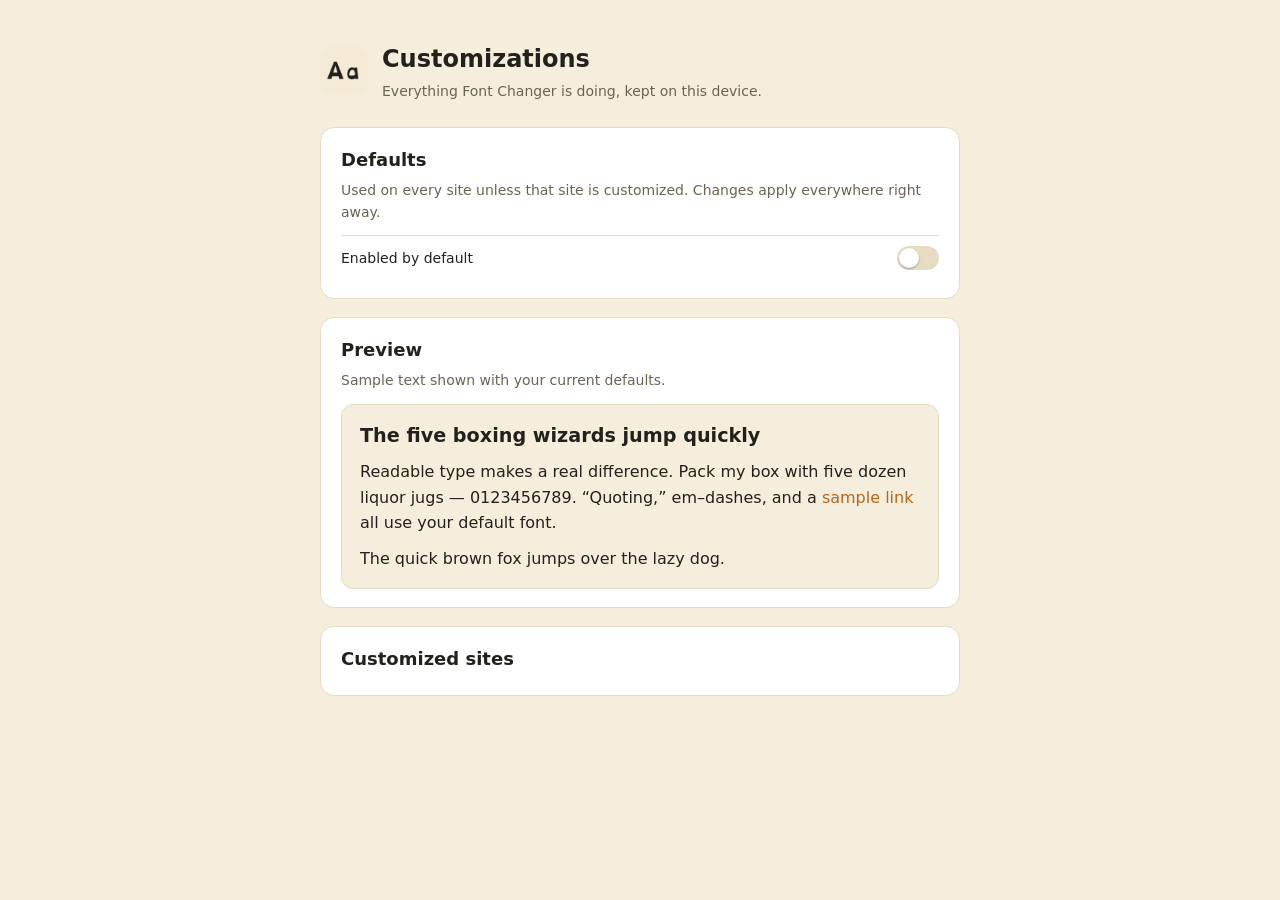
<file: extension/src/manage.html>
<!DOCTYPE html>
<html lang="en">
  <head>
    <meta charset="utf-8" />
    <meta name="viewport" content="width=device-width, initial-scale=1" />
    <title>Font Changer — Customizations</title>
    <link rel="stylesheet" href="editor.css" />
    <link rel="stylesheet" href="manage.css" />
  </head>
  <body>
    <main class="wrap">
      <header class="hero">
        <img src="../icons/icon-512.png" width="48" height="48" alt="" />
        <div>
          <h1>Customizations</h1>
          <p class="sub">Everything Font Changer is doing, kept on this device.</p>
        </div>
      </header>

      <section class="card">
        <h2>Defaults</h2>
        <p class="note">Used on every site unless that site is customized. Changes apply everywhere right away.</p>

        <label class="odx-row" for="def-enabled">
          <span class="odx-label">Enabled by default</span>
          <input type="checkbox" id="def-enabled" class="odx-switch" role="switch" aria-label="Enabled by default" />
        </label>

        <div id="def-rows"></div>
      </section>

      <section class="card">
        <h2>Preview</h2>
        <p class="note">Sample text shown with your current defaults.</p>
        <div class="preview" id="preview">
          <h3 class="preview-h">The five boxing wizards jump quickly</h3>
          <p>
            Readable type makes a real difference. Pack my box with five dozen liquor
            jugs — 0123456789. “Quoting,” em–dashes, and a
            <a>sample link</a> all use your default font.
          </p>
          <p>The quick brown fox jumps over the lazy dog.</p>
        </div>
      </section>

      <section class="card">
        <h2>Customized sites</h2>
        <div id="sites"></div>
      </section>
    </main>

    <script src="common.js"></script>
    <script src="editor.js"></script>
    <script src="manage.js"></script>
  </body>
</html>
</file>
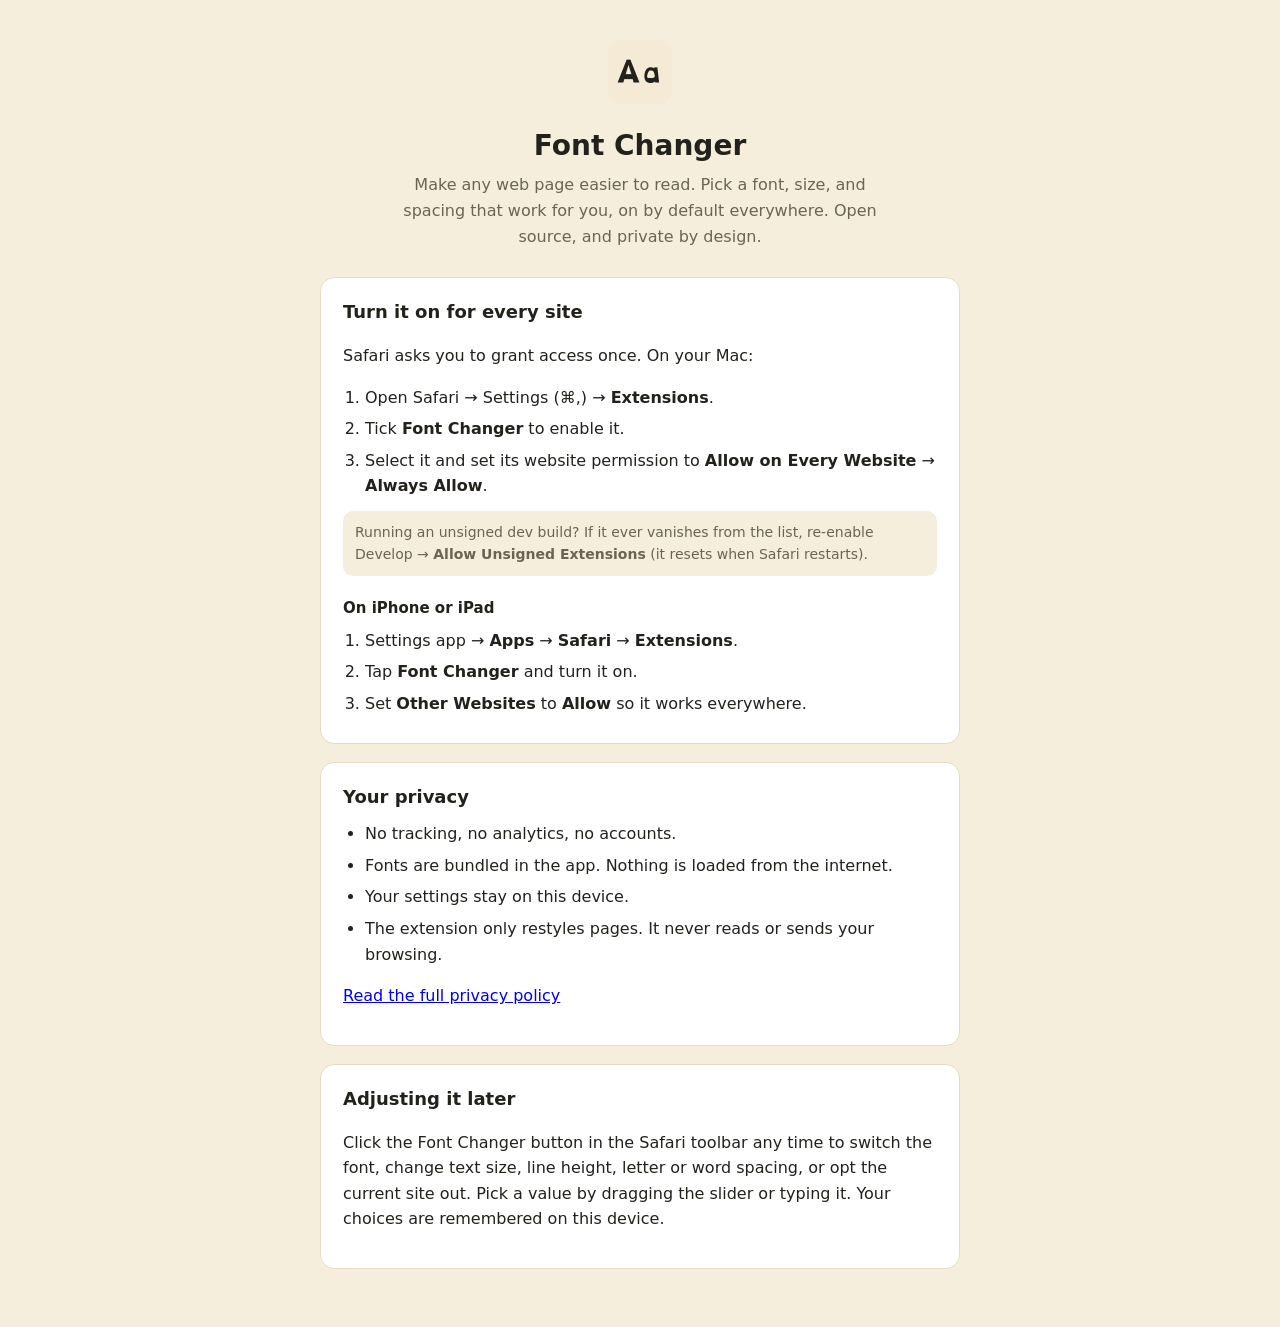
<file: extension/src/onboarding.html>
<!DOCTYPE html>
<html lang="en">
  <head>
    <meta charset="utf-8" />
    <meta name="viewport" content="width=device-width, initial-scale=1" />
    <title>Font Changer</title>
    <link rel="stylesheet" href="onboarding.css" />
  </head>
  <body>
    <main class="wrap">
      <header class="hero">
        <img src="../icons/icon-128.png" width="64" height="64" alt="" />
        <h1>Font Changer</h1>
        <p class="sub">Make any web page easier to read. Pick a font, size, and spacing that work for you, on by default everywhere. Open source, and private by design.</p>
      </header>

      <section class="card">
        <h2>Turn it on for every site</h2>
        <p>Safari asks you to grant access once. On your Mac:</p>
        <ol>
          <li>Open Safari &rarr; Settings (&#8984;,) &rarr; <b>Extensions</b>.</li>
          <li>Tick <b>Font Changer</b> to enable it.</li>
          <li>Select it and set its website permission to <b>Allow on Every Website</b> &rarr; <b>Always Allow</b>.</li>
        </ol>
        <p class="hint">Running an unsigned dev build? If it ever vanishes from the list, re-enable Develop &rarr; <b>Allow Unsigned Extensions</b> (it resets when Safari restarts).</p>

        <h3>On iPhone or iPad</h3>
        <ol>
          <li>Settings app &rarr; <b>Apps</b> &rarr; <b>Safari</b> &rarr; <b>Extensions</b>.</li>
          <li>Tap <b>Font Changer</b> and turn it on.</li>
          <li>Set <b>Other Websites</b> to <b>Allow</b> so it works everywhere.</li>
        </ol>
      </section>

      <section class="card">
        <h2>Your privacy</h2>
        <ul>
          <li>No tracking, no analytics, no accounts.</li>
          <li>Fonts are bundled in the app. Nothing is loaded from the internet.</li>
          <li>Your settings stay on this device.</li>
          <li>The extension only restyles pages. It never reads or sends your browsing.</li>
        </ul>
        <p><a href="https://fontchanger.tangerinetech.eu/PRIVACY.html" target="_blank" rel="noopener">Read the full privacy policy</a></p>
      </section>

      <section class="card">
        <h2>Adjusting it later</h2>
        <p>Click the Font Changer button in the Safari toolbar any time to switch the font, change text size, line height, letter or word spacing, or opt the current site out. Pick a value by dragging the slider or typing it. Your choices are remembered on this device.</p>
      </section>
    </main>
  </body>
</html>
</file>
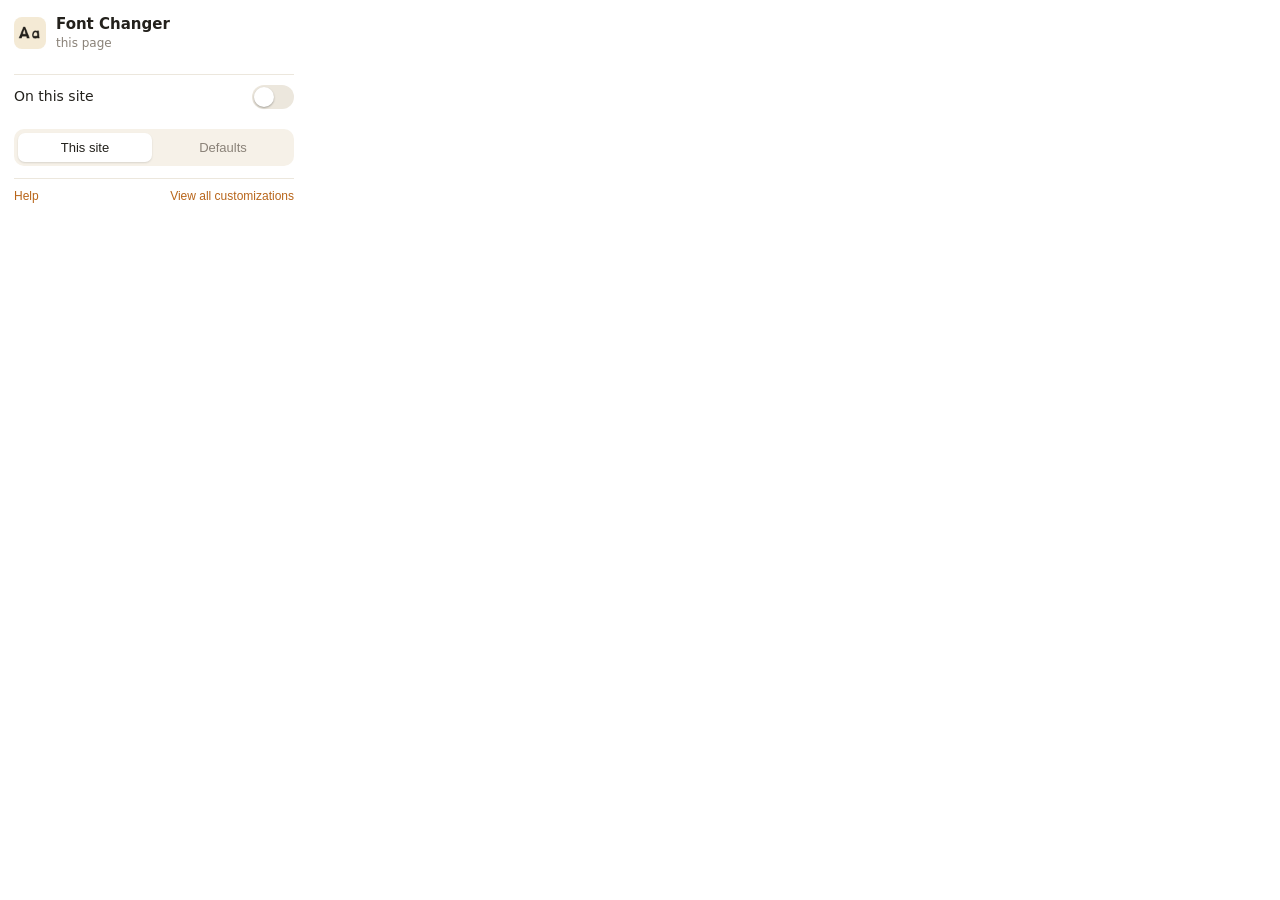
<file: extension/src/popup.html>
<!DOCTYPE html>
<html lang="en">
  <head>
    <meta charset="utf-8" />
    <meta name="viewport" content="width=device-width, initial-scale=1" />
    <link rel="stylesheet" href="editor.css" />
    <link rel="stylesheet" href="popup.css" />
  </head>
  <body>
    <header class="odx-header">
      <img class="odx-logo" src="../icons/icon-48.png" alt="" width="32" height="32" />
      <div class="odx-titles">
        <h1>Font Changer</h1>
        <div class="odx-host" id="odx-host">this page</div>
      </div>
    </header>

    <div class="odx-status" id="odx-status"></div>

    <label class="odx-row" for="odx-enabled">
      <span class="odx-label" id="odx-enabled-label">On this site</span>
      <input type="checkbox" id="odx-enabled" class="odx-switch" role="switch" aria-label="Enabled on this site" />
    </label>

    <div class="odx-seg" role="tablist" aria-label="What you are editing">
      <button type="button" class="odx-seg-btn on" id="odx-ctx-site" role="tab" aria-selected="true">This site</button>
      <button type="button" class="odx-seg-btn" id="odx-ctx-def" role="tab" aria-selected="false">Defaults</button>
    </div>

    <div id="odx-rows"></div>

    <p class="odx-summary" id="odx-summary" role="status"></p>

    <div class="odx-foot">
      <button type="button" class="odx-link" id="odx-undo" hidden>Undo</button>
      <button type="button" class="odx-link" id="odx-reset-site" hidden>Reset this site</button>
      <button type="button" class="odx-link" id="odx-help">Help</button>
      <button type="button" class="odx-link odx-link-right" id="odx-viewall">View all customizations</button>
    </div>

    <script src="common.js"></script>
    <script src="editor.js"></script>
    <script src="popup.js"></script>
  </body>
</html>
</file>
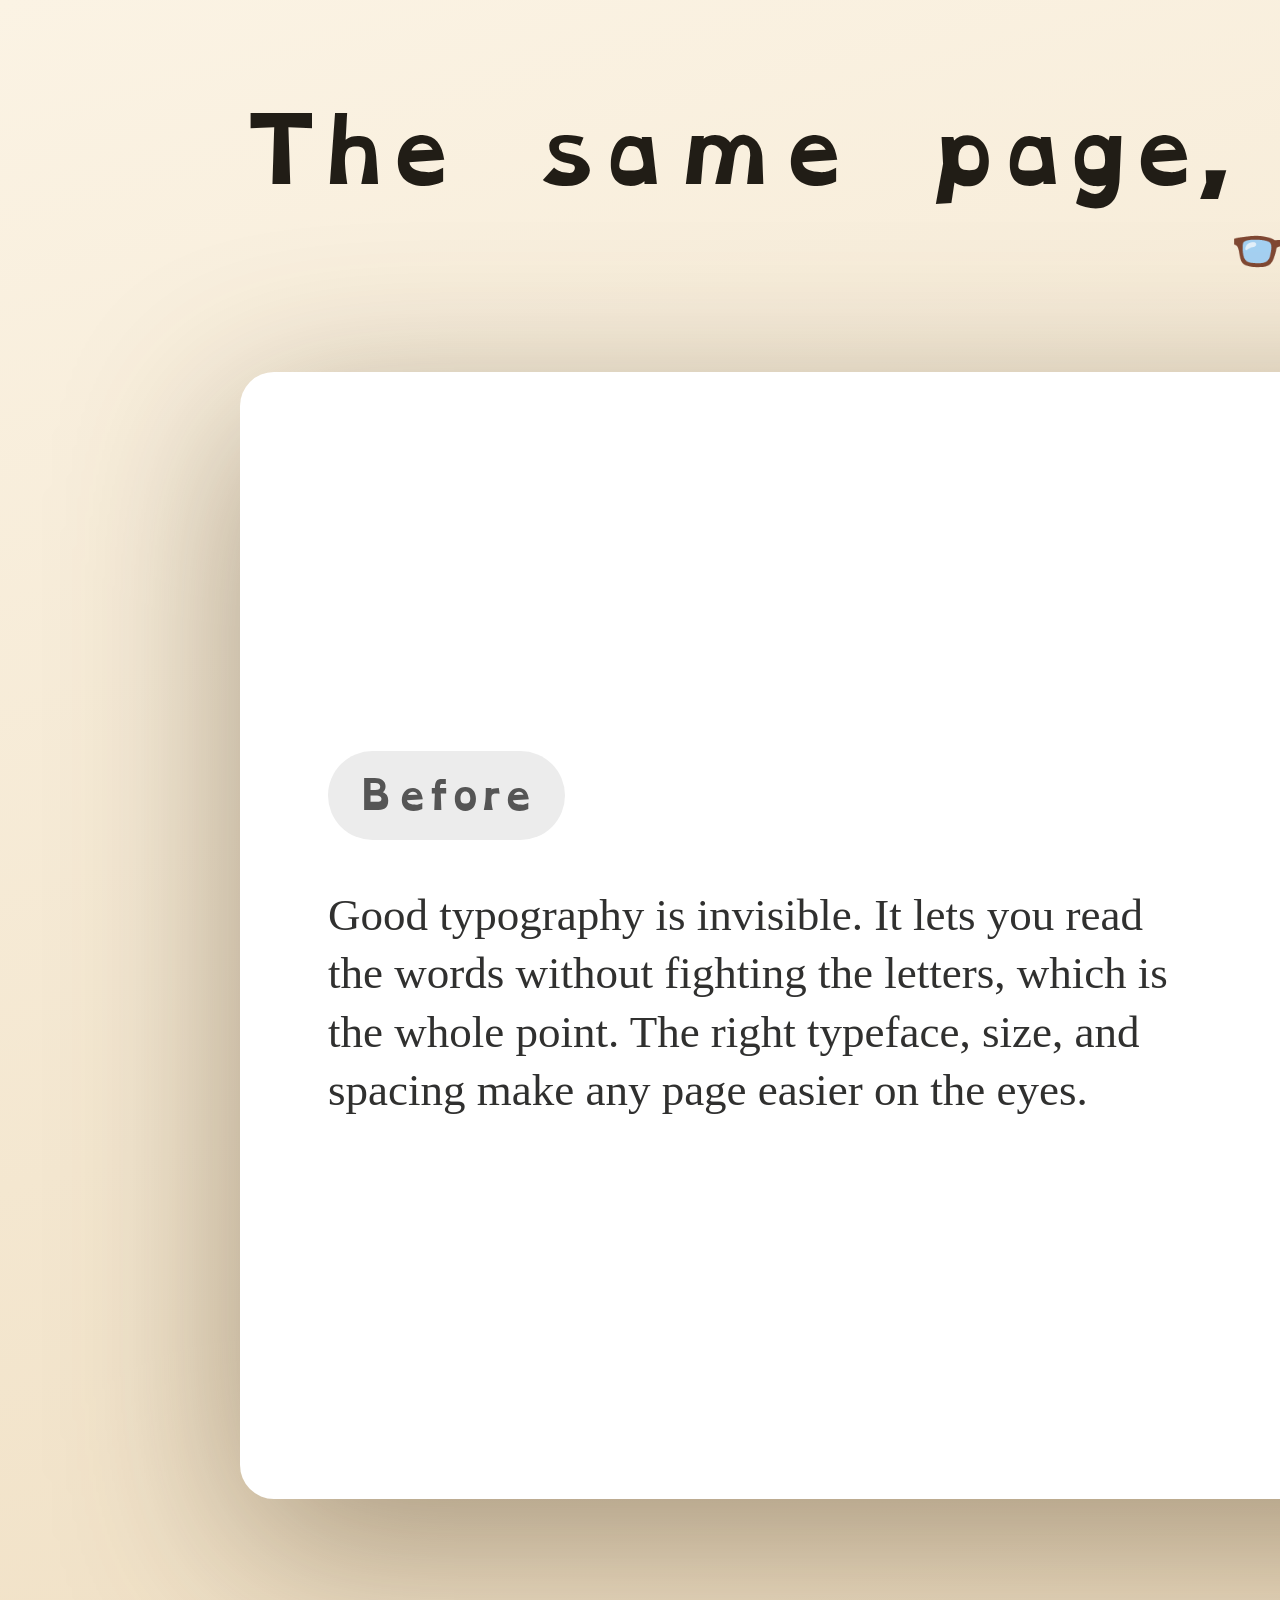
<file: store/screenshots/template-mac.html>
<!DOCTYPE html>
<!--
  Mac App Store screenshot template. One frame per page, 2560×1600 (16:10).
  ?frame=1..6. Same palette + caption style as template.html (the iPhone set).
  1 = before/after split, 2 = cross-platform (Mac laptop + iPhone),
  3..6 = window captures from ./screens-mac/ (1..4.png).
-->
<html lang="en">
  <head>
    <meta charset="utf-8" />
    <style>
      @font-face {
        font-family: "ODX";
        src: url("../../extension/fonts/opendyslexic-700.woff2") format("woff2");
        font-weight: 700;
      }
      * { box-sizing: border-box; margin: 0; padding: 0; }
      .frame {
        width: 2560px;
        height: 1600px;
        display: flex;
        flex-direction: column;
        align-items: center;
        padding: 104px 140px 120px;
        background: linear-gradient(165deg, #fbf3e4 0%, #f4e7d0 52%, #eedcbe 100%);
        overflow: hidden;
      }
      .caption {
        font-family: "ODX", -apple-system, "Apple Color Emoji", sans-serif;
        color: #211d16;
        font-size: 84px;
        line-height: 1.14;
        font-weight: 700;
        text-align: center;
        max-width: 2120px;
        margin-bottom: 76px;
      }
      .stage {
        flex: 1;
        position: relative;
        display: flex;
        align-items: center;
        justify-content: center;
        width: 100%;
      }
      .stage::before {
        content: "";
        position: absolute;
        inset: 0;
        background: radial-gradient(closest-side, rgba(184, 101, 26, 0.12), transparent 72%);
        z-index: 0;
      }

      /* ---- single window capture (frames 3-6) ---- */
      .shot {
        position: relative;
        z-index: 1;
        max-width: 2260px;
        max-height: 1090px;
        width: auto;
        height: auto;
        filter: drop-shadow(0 48px 90px rgba(60, 40, 15, 0.42));
      }

      /* ---- before / after split (frame 1) ---- */
      .baWin {
        position: relative;
        z-index: 1;
        width: 2080px;
        display: flex;
        border-radius: 34px;
        overflow: hidden;
        filter: drop-shadow(0 48px 90px rgba(60, 40, 15, 0.42));
      }
      .baCol {
        flex: 1;
        min-height: 1010px;
        padding: 96px 88px;
        display: flex;
        flex-direction: column;
        justify-content: center;
      }
      .baCol.before { background: #ffffff; color: #30302f; }
      .baCol.after  { background: #fbf6ec; color: #1b1712; box-shadow: inset 6px 0 0 rgba(0,0,0,0.06); }
      .baChip {
        font-family: "ODX", sans-serif; font-weight: 700; font-size: 38px;
        padding: 10px 30px; border-radius: 999px; margin-bottom: 46px;
        display: inline-block; align-self: flex-start;
      }
      .baCol.before .baChip { background: #ececec; color: #555; }
      .baCol.after  .baChip { background: #e9982b; color: #fff; }
      .baText { margin: 0; }
      .baText.before {
        font-family: Georgia, "Times New Roman", serif;
        font-size: 45px; line-height: 1.3;
      }
      .baText.after {
        font-family: "ODX", sans-serif;
        font-size: 50px; line-height: 1.6;
        letter-spacing: 0.02em; word-spacing: 0.06em;
      }

      /* ---- iPhone bezel ---- */
      .phone {
        position: relative; z-index: 1;
        width: 900px; padding: 15px;
        border-radius: 112px;
        background: linear-gradient(150deg, #e7e3dd 0%, #b6b1a9 38%, #d7d2cb 70%, #a9a49c 100%);
        box-shadow:
          0 60px 110px -34px rgba(60, 40, 15, 0.5),
          0 10px 26px rgba(0, 0, 0, 0.16),
          inset 0 0 0 2px rgba(255, 255, 255, 0.35);
      }
      .screen {
        position: relative; border-radius: 97px; overflow: hidden;
        background: #000; box-shadow: inset 0 0 0 6px #07070a;
      }
      .screen img { width: 100%; display: block; }
      .island {
        position: absolute; top: 26px; left: 50%; transform: translateX(-50%);
        width: 120px; height: 35px; border-radius: 22px; background: #000; z-index: 2;
      }

      /* ---- MacBook bezel ---- */
      .laptop { position: relative; }
      .lid {
        padding: 22px; border-radius: 32px;
        background: linear-gradient(150deg, #e7e3dd 0%, #b6b1a9 40%, #d7d2cb 72%, #a9a49c 100%);
        box-shadow:
          0 60px 110px -34px rgba(60, 40, 15, 0.5),
          0 10px 26px rgba(0, 0, 0, 0.16),
          inset 0 0 0 2px rgba(255, 255, 255, 0.35);
      }
      .lscreen {
        position: relative; border-radius: 14px; overflow: hidden;
        background: #000; box-shadow: inset 0 0 0 5px #07070a;
      }
      .lscreen img { width: 100%; display: block; }
      .lcam {
        position: absolute; top: 9px; left: 50%; transform: translateX(-50%);
        width: 10px; height: 10px; border-radius: 50%; background: #1a1a1d; z-index: 3;
      }
      .deck {
        position: relative; width: 113%; margin-left: -6.5%; margin-top: -2px; height: 32px;
        background: linear-gradient(180deg, #cdc8c0 0%, #b2ada5 60%, #97928a 100%);
        border-radius: 0 0 26px 26px;
        box-shadow: 0 34px 64px -22px rgba(60, 40, 15, 0.55);
      }
      .deck::after {
        content: ""; position: absolute; top: 0; left: 50%; transform: translateX(-50%);
        width: 150px; height: 14px; background: #8e8981; border-radius: 0 0 12px 12px;
      }

      /* ---- cross-platform combo (frame 2): laptop dominant, phone accent ---- */
      .combo { position: relative; z-index: 1; width: 1560px; }
      .combo .laptop { width: 1560px; }
      .combo .phone {
        position: absolute; right: -150px; bottom: -70px;
        transform: scale(0.46); transform-origin: bottom right; z-index: 5;
      }
    </style>
  </head>
  <body>
    <div class="frame">
      <div class="caption" id="caption"></div>
      <div class="stage" id="stage"></div>
    </div>
    <script>
      const FRAMES = {
        1: "The same page, before and after 👓",
        2: "The same fonts on your Mac and iPhone 🖥️",
        3: "Change any page's font, right from the toolbar 🔤",
        4: "Readable type on any site, on by default 📖",
        5: "Customize any site, with its own font and spacing 🎚️",
        6: "Your defaults, with per-site overrides 🔧",
      };
      const para =
        "Good typography is invisible. It lets you read the words without " +
        "fighting the letters, which is the whole point. The right typeface, " +
        "size, and spacing make any page easier on the eyes.";
      const shot = (src) => '<img class="shot" src="' + src + '" alt="">';
      const phone = (src) =>
        '<div class="phone"><div class="screen"><div class="island"></div>' +
        '<img src="' + src + '"></div></div>';
      const laptop = (src) =>
        '<div class="laptop"><div class="lid"><div class="lscreen">' +
        '<div class="lcam"></div><img src="' + src + '"></div></div>' +
        '<div class="deck"></div></div>';

      const n = new URLSearchParams(location.search).get("frame") || "1";
      document.getElementById("caption").textContent = FRAMES[n] || "";
      const stage = document.getElementById("stage");

      if (n === "1") {
        stage.innerHTML =
          '<div class="baWin">' +
            '<div class="baCol before"><span class="baChip">Before</span>' +
              '<p class="baText before">' + para + "</p></div>" +
            '<div class="baCol after"><span class="baChip">After</span>' +
              '<p class="baText after">' + para + "</p></div>" +
          "</div>";
      } else if (n === "2") {
        stage.innerHTML =
          '<div class="combo">' + laptop("screens/mac.png") +
          phone("screens/1.png") + "</div>";
      } else {
        const map = { 3: "1", 4: "2", 5: "3", 6: "4" };
        stage.innerHTML = shot("screens-mac/" + map[n] + ".png");
      }
    </script>
  </body>
</html>
</file>
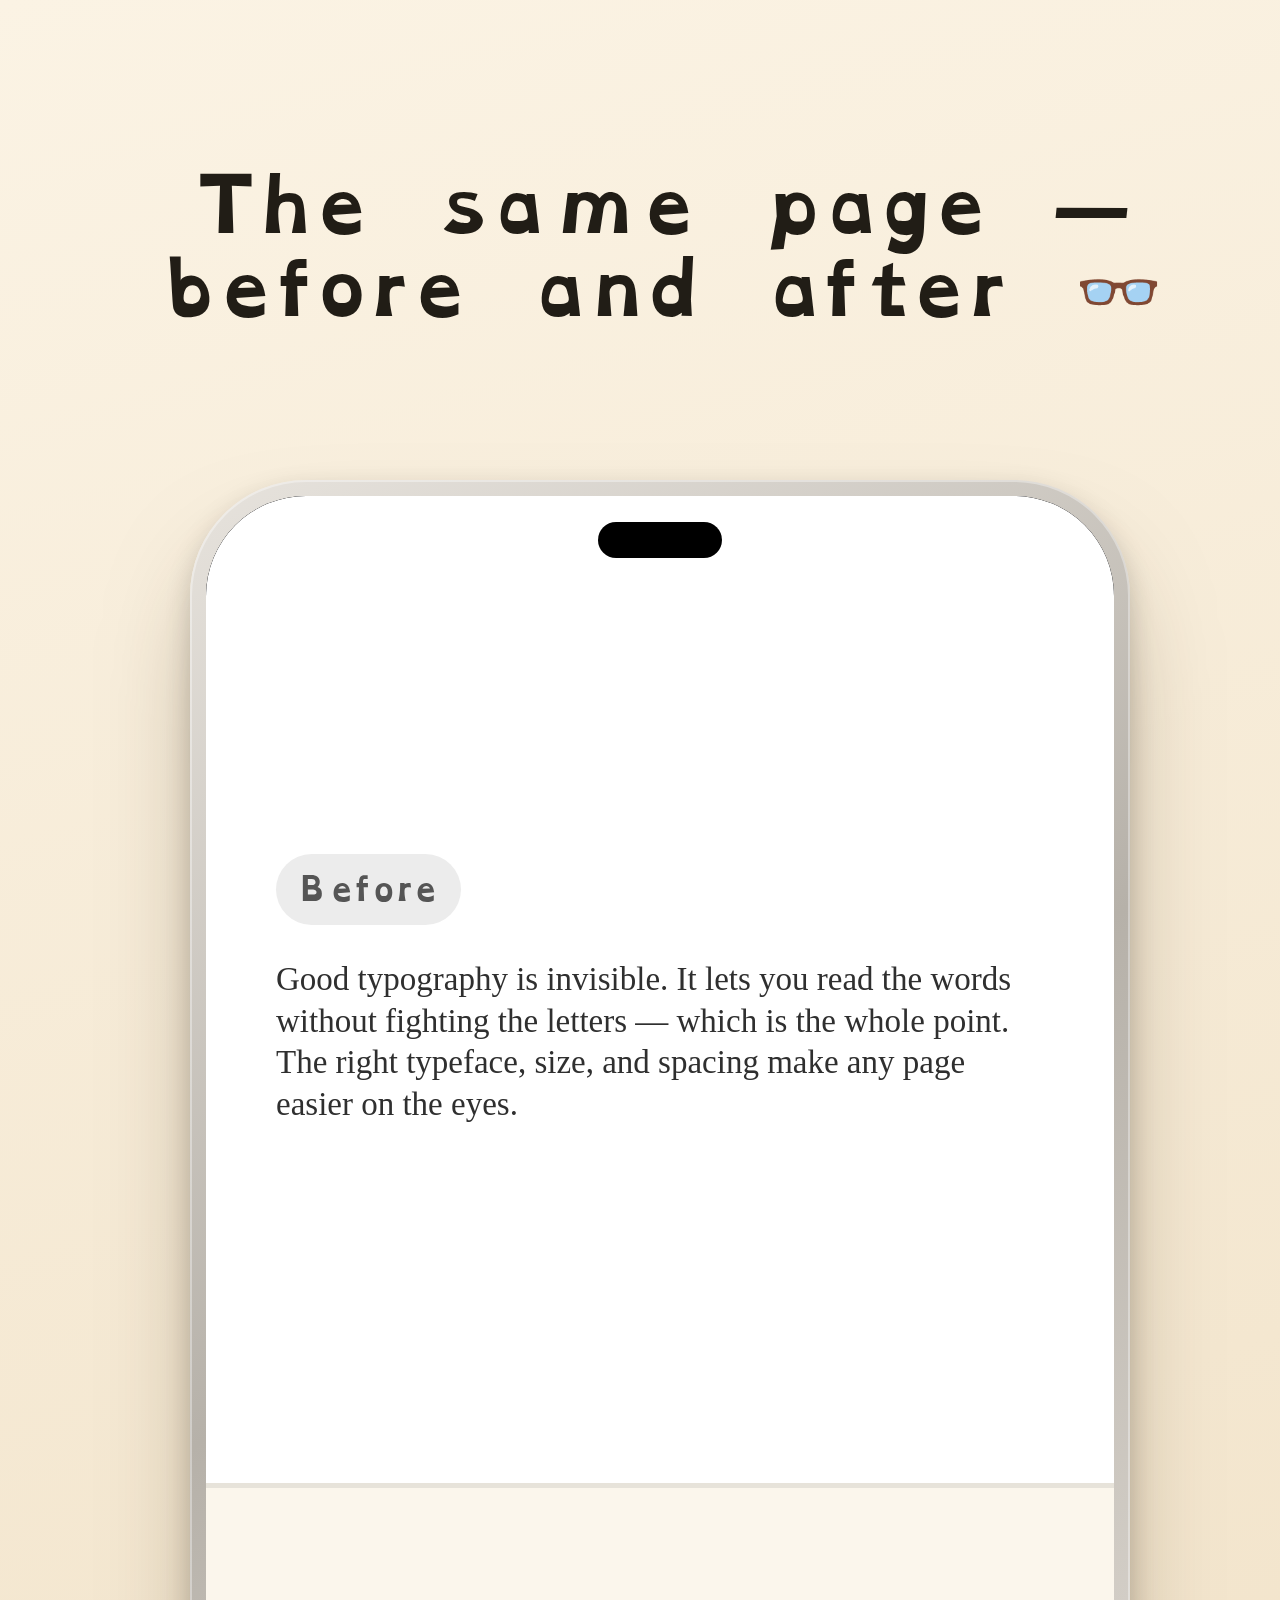
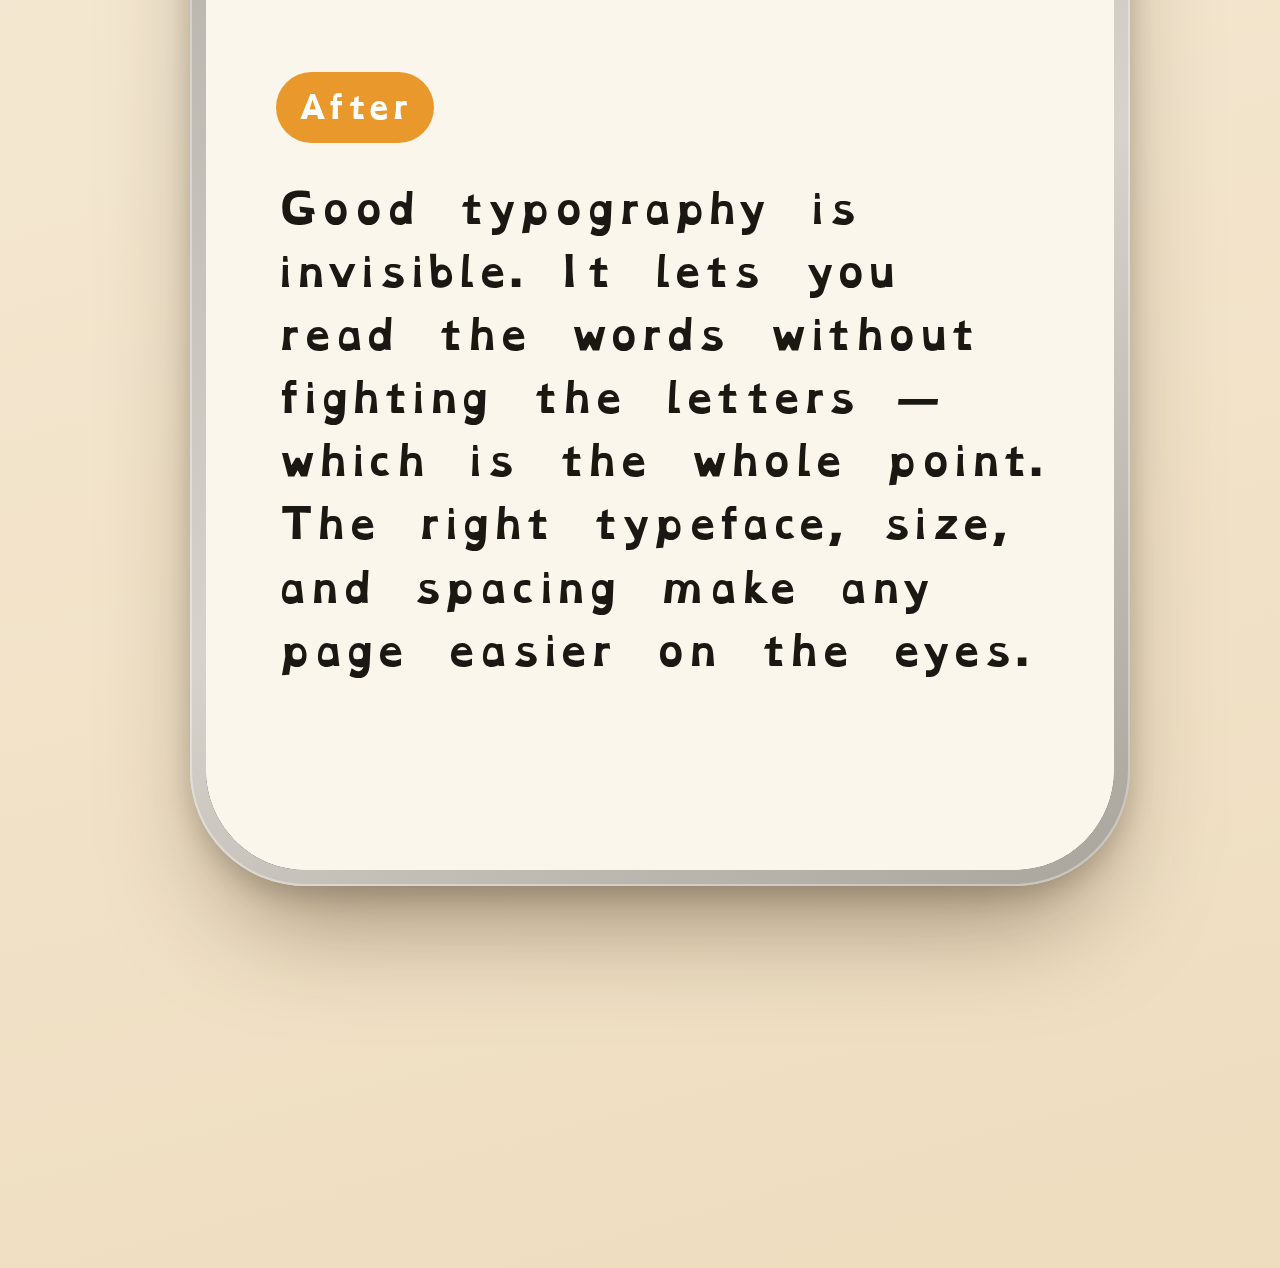
<file: store/screenshots/template.html>
<!DOCTYPE html>
<!--
  App Store screenshot template. One frame per page, 1320×2868 (6.9" iPhone).
  ?frame=1..5. Raw captures live in ./screens/.
  Captions render in the actual bundled fonts (OpenDyslexic; frame 2 = Lexend).
  Frame 1 = cross-platform hero (mac.png laptop + screens/1.png iPhone overlay).
  Frame 5 = macOS controls proof (mac.png in a laptop frame).
-->
<html lang="en">
  <head>
    <meta charset="utf-8" />
    <style>
      @font-face {
        font-family: "ODX";
        src: url("../../extension/fonts/opendyslexic-700.woff2") format("woff2");
        font-weight: 700;
      }
      @font-face {
        font-family: "Lex";
        src: url("../../extension/fonts/lexend-700.woff2") format("woff2");
        font-weight: 700;
      }
      * { box-sizing: border-box; margin: 0; padding: 0; }
      .frame {
        width: 1320px;
        height: 2868px;
        display: flex;
        flex-direction: column;
        align-items: center;
        padding: 165px 90px 0;
        background: linear-gradient(165deg, #fbf3e4 0%, #f4e7d0 52%, #eedcbe 100%);
        overflow: hidden;
      }
      .frame.center { justify-content: flex-start; }
      .caption {
        font-family: "ODX", -apple-system, "Apple Color Emoji", sans-serif;
        color: #211d16;
        font-size: 70px;
        line-height: 1.18;
        font-weight: 700;
        text-align: center;
        max-width: 1080px;
        margin-bottom: 150px; /* device sits lower */
      }
      .caption.lex {
        font-family: "Lex", -apple-system, "Apple Color Emoji", sans-serif;
        letter-spacing: -0.02em;
      }
      .stage { position: relative; display: flex; justify-content: center; }
      .stage::before {
        content: "";
        position: absolute;
        inset: -60px -40px 40px;
        background: radial-gradient(closest-side, rgba(184, 101, 26, 0.13), transparent 75%);
        z-index: 0;
      }

      /* ---- iPhone ---- */
      .phone {
        position: relative;
        z-index: 1;
        width: 940px;
        padding: 16px;
        border-radius: 116px;
        background: linear-gradient(150deg, #e7e3dd 0%, #b6b1a9 38%, #d7d2cb 70%, #a9a49c 100%);
        box-shadow:
          0 60px 110px -34px rgba(60, 40, 15, 0.5),
          0 10px 26px rgba(0, 0, 0, 0.16),
          inset 0 0 0 2px rgba(255, 255, 255, 0.35);
      }
      .screen {
        position: relative;
        border-radius: 100px;
        overflow: hidden;
        background: #000;
        box-shadow: inset 0 0 0 6px #07070a;
      }
      .screen img { width: 100%; display: block; }
      .island {
        position: absolute;
        top: 26px; left: 50%; transform: translateX(-50%);
        width: 124px; height: 36px; border-radius: 22px;
        background: #000; z-index: 2;
      }
      /* before/after: the SAME paragraph rendered twice (frame 1) */
      .baPage {
        width: 100%; aspect-ratio: 1206 / 2622;
        display: flex; flex-direction: column; background: #fff;
      }
      .baHalf {
        flex: 1; position: relative; overflow: hidden;
        padding: 86px 70px; display: flex; flex-direction: column;
        justify-content: center; align-items: flex-start; /* balance + keep chips pill-sized */
      }
      .baHalf.before { color: #2f2f2f; }
      .baHalf.after  { background: #fbf6ec; color: #1b1712;
        box-shadow: inset 0 5px 0 rgba(0,0,0,0.08); }
      .baChip {
        font-family: "ODX", sans-serif; font-weight: 700; font-size: 30px;
        padding: 8px 22px; border-radius: 999px; margin-bottom: 34px;
        display: inline-block;
      }
      .baHalf.before .baChip { background: #ececec; color: #555; }
      .baHalf.after  .baChip { background: #e9982b; color: #fff; }
      .baText { margin: 0; }
      .baText.before {
        font-family: Georgia, "Times New Roman", serif;
        font-size: 33px; line-height: 1.26;
      }
      .baText.after {
        font-family: "ODX", sans-serif;
        font-size: 39px; line-height: 1.62;
        letter-spacing: 0.02em; word-spacing: 0.06em;
      }

      /* ---- MacBook ---- */
      .laptop { position: relative; }
      .lid {
        padding: 20px;
        border-radius: 30px;
        background: linear-gradient(150deg, #e7e3dd 0%, #b6b1a9 40%, #d7d2cb 72%, #a9a49c 100%);
        box-shadow:
          0 60px 110px -34px rgba(60, 40, 15, 0.5),
          0 10px 26px rgba(0, 0, 0, 0.16),
          inset 0 0 0 2px rgba(255, 255, 255, 0.35);
      }
      .lscreen {
        position: relative;
        border-radius: 14px;
        overflow: hidden;
        background: #000;
        box-shadow: inset 0 0 0 5px #07070a;
      }
      .lscreen img { width: 100%; display: block; }
      .lcam {
        position: absolute; top: 9px; left: 50%; transform: translateX(-50%);
        width: 10px; height: 10px; border-radius: 50%;
        background: #1a1a1d; z-index: 3;
      }
      .deck {
        position: relative;
        width: 114%; margin-left: -7%; margin-top: -2px; height: 34px;
        background: linear-gradient(180deg, #cdc8c0 0%, #b2ada5 60%, #97928a 100%);
        border-radius: 0 0 26px 26px;
        box-shadow: 0 34px 64px -22px rgba(60, 40, 15, 0.55);
      }
      .deck::after { /* the lid-open notch / trackpad groove */
        content: ""; position: absolute; top: 0; left: 50%; transform: translateX(-50%);
        width: 150px; height: 14px;
        background: #8e8981; border-radius: 0 0 12px 12px;
      }

      /* ---- frame 2 composite: laptop dominant, phone accent ---- */
      .combo { position: relative; z-index: 1; width: 1180px; margin-top: 360px; }
      .combo .laptop { width: 1180px; }
      .combo .phone {
        position: absolute; right: -80px; bottom: -160px;
        transform: scale(0.44); transform-origin: bottom right;
        z-index: 5;
      }

      .placeholder {
        width: 912px; aspect-ratio: 1206 / 2622; background: #1c1a17;
        display: flex; align-items: center; justify-content: center;
        color: #fff6; font-size: 40px; font-family: sans-serif;
      }
    </style>
  </head>
  <body>
    <div class="frame">
      <div class="caption" id="caption"></div>
      <div class="stage" id="stage"></div>
    </div>
    <script>
      const FRAMES = {
        1: "The same page — before and after 👓",
        2: "The same fonts on your Mac and iPhone 🖥️",
        3: "OpenDyslexic, Lexend, or Atkinson Hyperlegible 🔤",
        4: "Set the size, line height, and spacing 🎚️",
        5: "Customize any site, or turn it off 🔧",
      };
      const phone = (src) =>
        '<div class="phone"><div class="screen"><div class="island"></div>' +
        '<img src="' + src + '"></div></div>';
      const laptop = (src) =>
        '<div class="laptop"><div class="lid"><div class="lscreen">' +
        '<div class="lcam"></div><img src="' + src + '"></div></div>' +
        '<div class="deck"></div></div>';

      const n = new URLSearchParams(location.search).get("frame") || "1";
      const cap = document.getElementById("caption");
      const stage = document.getElementById("stage");
      cap.textContent = FRAMES[n] || "";
      if (n === "3") cap.classList.add("lex"); // font-picker caption in Lexend

      // screen captures: 3→picker(2.png), 4→controls(3.png), 5→customize(4.png)
      const SCREEN = { 3: "2", 4: "3", 5: "4" };

      if (n === "1") {
        const para = "Good typography is invisible. It lets you read the words " +
          "without fighting the letters — which is the whole point. The right " +
          "typeface, size, and spacing make any page easier on the eyes.";
        stage.innerHTML =
          '<div class="phone"><div class="screen"><div class="island"></div>' +
          '<div class="baPage">' +
            '<div class="baHalf before"><span class="baChip">Before</span>' +
              '<p class="baText before">' + para + "</p></div>" +
            '<div class="baHalf after"><span class="baChip">After</span>' +
              '<p class="baText after">' + para + "</p></div>" +
          "</div></div></div>";
      } else if (n === "2") {
        stage.innerHTML = '<div class="combo">' + laptop("screens/mac.png") +
          phone("screens/1.png") + "</div>";
      } else {
        stage.innerHTML = phone("screens/" + (SCREEN[n] || n) + ".png");
      }
    </script>
  </body>
</html>
</file>
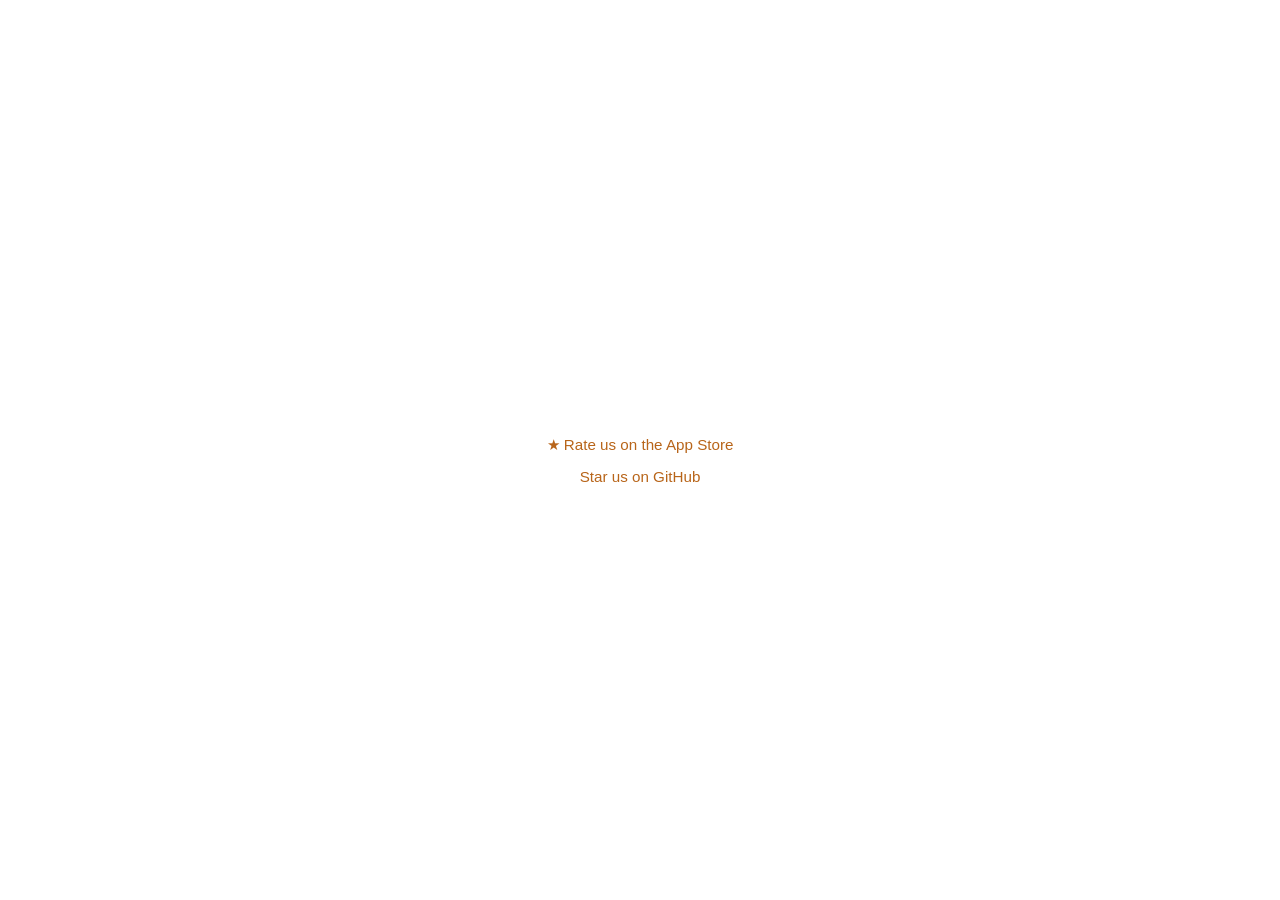
<file: safari/Font Changer/Shared (App)/Resources/Base.lproj/Main.html>
<!DOCTYPE html>
<html>
<head>
    <meta http-equiv="Content-Type" content="text/html; charset=utf-8">
    <meta http-equiv="Content-Security-Policy" content="default-src 'self'">

    <meta name="viewport" content="width=device-width, initial-scale=1, user-scalable=no">

    <link rel="stylesheet" href="../Style.css">
    <script src="../Script.js" defer></script>
</head>
<body>
    <p class="platform-ios">You can turn on Font Changer’s Safari extension in Settings → Apps → Safari → Extensions.</p>
    <p class="platform-mac state-unknown">You can turn on Font Changer’s extension in Safari Extensions preferences.</p>
    <p class="platform-mac state-on">Font Changer’s extension is currently on. You can turn it off in Safari Extensions preferences.</p>
    <p class="platform-mac state-off">Font Changer’s extension is currently off. You can turn it on in Safari Extensions preferences.</p>
    <button class="platform-mac open-preferences">Quit and Open Safari Extensions Preferences…</button>

    <div class="links">
        <button class="link rate-app">★ Rate us on the App Store</button>
        <button class="link star-repo">Star us on GitHub</button>
    </div>
</body>
</html>
</file>
<file: extension/src/editor.css>
/*
  Shared setting-editor component styles, used by both the popup and the
  Customizations page (see editor.js). Relies on these CSS variables being
  defined by the host page: --bg --fg --muted --line --accent --accent-soft
  --field.
*/

.odx-row {
  display: flex;
  align-items: center;
  justify-content: space-between;
  gap: 12px;
  padding: 10px 0;
  border-top: 1px solid var(--line);
  cursor: pointer;
}
.odx-label {
  font-size: 14px;
}

.odx-switch {
  appearance: none;
  -webkit-appearance: none;
  position: relative;
  width: 42px;
  height: 24px;
  margin: 0;
  border-radius: 999px;
  background: var(--line);
  cursor: pointer;
  transition: background 0.15s ease;
  flex: none;
}
.odx-switch::after {
  content: "";
  position: absolute;
  top: 2px;
  left: 2px;
  width: 20px;
  height: 20px;
  border-radius: 50%;
  background: #fff;
  box-shadow: 0 1px 2px rgba(0, 0, 0, 0.3);
  transition: transform 0.15s ease;
}
.odx-switch:checked {
  background: var(--accent);
}
.odx-switch:checked::after {
  transform: translateX(18px);
}

.odx-prow {
  padding: 10px 0;
  border-top: 1px solid var(--line);
}
.odx-prow-head {
  display: flex;
  align-items: center;
  gap: 8px;
  margin-bottom: 6px;
}
.odx-prow-label {
  font-size: 13px;
  font-weight: 500;
}
.odx-numwrap {
  margin-left: auto;
  display: flex;
  align-items: center;
  gap: 3px;
}
.odx-num {
  width: 58px;
  padding: 4px 6px;
  border: 1px solid var(--line);
  border-radius: 6px;
  background: var(--field);
  color: var(--fg);
  font-size: 12px;
  text-align: right;
}
.odx-unit {
  font-size: 11px;
  color: var(--muted);
}
.odx-badge {
  font-size: 10px;
  padding: 2px 7px;
  border-radius: 999px;
  letter-spacing: 0.02em;
}
.odx-badge.is-site {
  background: var(--accent-soft);
  color: var(--accent);
}
.odx-badge.is-def {
  background: var(--field);
  color: var(--muted);
}
.odx-reset {
  border: 0;
  background: transparent;
  color: var(--accent);
  font-size: 12px;
  cursor: pointer;
  padding: 0 2px;
}
.odx-prow select,
.odx-prow input[type="text"] {
  width: 100%;
  margin-top: 4px;
  padding: 7px 9px;
  border: 1px solid var(--line);
  border-radius: 8px;
  background: var(--field);
  color: var(--fg);
  font-size: 13px;
}
.odx-prow input[type="range"] {
  -webkit-appearance: none;
  appearance: none;
  width: 100%;
  height: 22px;
  margin: 0;
  background: transparent;
}
/* Neutral track with a tick at the centre, so the default position reads as
   "no change" rather than a half-filled bar. */
.odx-prow input[type="range"]::-webkit-slider-runnable-track {
  height: 4px;
  border-radius: 2px;
  background: linear-gradient(
    to right,
    var(--line) 0 calc(50% - 1px),
    var(--muted) calc(50% - 1px) calc(50% + 1px),
    var(--line) calc(50% + 1px) 100%
  );
}
.odx-prow input[type="range"]::-webkit-slider-thumb {
  -webkit-appearance: none;
  width: 18px;
  height: 18px;
  margin-top: -7px;
  border-radius: 50%;
  background: var(--accent);
  border: 2px solid var(--bg);
  box-shadow: 0 1px 2px rgba(0, 0, 0, 0.3);
  cursor: pointer;
}

:focus-visible {
  outline: 2px solid var(--accent);
  outline-offset: 2px;
}

/* Larger touch targets on phones and tablets. */
@media (pointer: coarse) {
  .odx-row,
  .odx-prow {
    padding-top: 14px;
    padding-bottom: 14px;
  }
  .odx-switch {
    width: 52px;
    height: 32px;
  }
  .odx-switch::after {
    width: 28px;
    height: 28px;
  }
  .odx-switch:checked::after {
    transform: translateX(20px);
  }
  .odx-prow select,
  .odx-prow input[type="text"] {
    padding: 11px;
    font-size: 16px;
  }
  .odx-reset {
    font-size: 14px;
    padding: 4px 0;
  }
}
</file>
<file: extension/src/manage.css>
:root {
  --bg: #f6eedd;
  --card: #ffffff;
  --fg: #23211c;
  --muted: #6b6452;
  --line: #e6dcc4;
  --accent: #b8651a;
  --accent-soft: #f4e7d4;
  --field: #f4eede;
  --danger: #9a3412;
  color-scheme: light dark;
}

@media (prefers-color-scheme: dark) {
  :root {
    --bg: #1e1b17;
    --card: #26231d;
    --fg: #f4ead5;
    --muted: #b3a98f;
    --line: #3a352c;
    --accent: #e6a35a;
    --accent-soft: #3a2f20;
    --field: #2a261f;
    --danger: #f0a080;
  }
}

* {
  box-sizing: border-box;
}

body {
  margin: 0;
  padding: 40px 20px;
  background: var(--bg);
  color: var(--fg);
  font: 16px/1.6 -apple-system, BlinkMacSystemFont, "Segoe UI", system-ui, sans-serif;
}

.wrap {
  max-width: 640px;
  margin: 0 auto;
}

.hero {
  display: flex;
  align-items: center;
  gap: 14px;
  margin-bottom: 24px;
}
.hero img {
  border-radius: 11px;
}
.hero h1 {
  margin: 0;
  font-size: 24px;
}
.sub {
  margin: 2px 0 0;
  color: var(--muted);
  font-size: 14px;
}

.card {
  background: var(--card);
  border: 1px solid var(--line);
  border-radius: 14px;
  padding: 18px 20px;
  margin-bottom: 18px;
}
.card h2 {
  margin: 0 0 4px;
  font-size: 18px;
}
.note {
  margin: 0 0 12px;
  color: var(--muted);
  font-size: 14px;
}

/* Live preview of the current defaults; the font, size, line-height and
   spacing are set inline by manage.js (mirrors what content.js does to pages). */
.preview {
  border: 1px solid var(--line);
  border-radius: 12px;
  padding: 16px 18px;
  background: var(--bg);
}
.preview-h {
  margin: 0 0 8px;
  font-size: 1.2em;
}
.preview p {
  margin: 0 0 10px;
}
.preview > :last-child {
  margin-bottom: 0;
}
.preview a {
  color: var(--accent);
}

.site {
  border: 1px solid var(--line);
  border-radius: 12px;
  padding: 14px 16px;
  margin-bottom: 12px;
}
.site-head {
  display: flex;
  align-items: center;
  margin-bottom: 8px;
}
.site-name {
  font-weight: 500;
}
.ov {
  margin: 0 0 12px;
  padding-left: 18px;
  color: var(--muted);
  font-size: 14px;
}
.ov li {
  margin: 3px 0;
}
.acts {
  display: flex;
  flex-wrap: wrap;
  gap: 8px;
}
.act {
  border: 1px solid var(--line);
  background: transparent;
  color: var(--fg);
  border-radius: 8px;
  padding: 7px 12px;
  font-size: 13px;
  cursor: pointer;
}
.act:hover {
  border-color: var(--accent);
}
.act.danger {
  color: var(--danger);
}
.act:focus-visible {
  outline: 2px solid var(--accent);
  outline-offset: 2px;
}
.empty {
  margin: 0;
  color: var(--muted);
}
</file>
<file: extension/src/onboarding.css>
/* Bundled fonts, loaded from local files (extension page resolves ../fonts/). */
@font-face {
  font-family: "OpenDyslexicWeb";
  font-weight: 400;
  font-display: swap;
  src: url("../fonts/opendyslexic-400.woff2") format("woff2");
}
@font-face {
  font-family: "OpenDyslexicWeb";
  font-weight: 700;
  font-display: swap;
  src: url("../fonts/opendyslexic-700.woff2") format("woff2");
}
@font-face {
  font-family: "LexendWeb";
  font-weight: 400;
  font-display: swap;
  src: url("../fonts/lexend-400.woff2") format("woff2");
}
@font-face {
  font-family: "LexendWeb";
  font-weight: 700;
  font-display: swap;
  src: url("../fonts/lexend-700.woff2") format("woff2");
}
@font-face {
  font-family: "AtkinsonHyperlegibleWeb";
  font-weight: 400;
  font-display: swap;
  src: url("../fonts/atkinson-400.woff2") format("woff2");
}
@font-face {
  font-family: "AtkinsonHyperlegibleWeb";
  font-weight: 700;
  font-display: swap;
  src: url("../fonts/atkinson-700.woff2") format("woff2");
}

:root {
  --bg: #f6eedd;
  --card: #ffffff;
  --fg: #23211c;
  --muted: #6b6452;
  --line: #e6dcc4;
  --accent: #5b4bdb;
  color-scheme: light dark;
}

@media (prefers-color-scheme: dark) {
  :root {
    --bg: #1e1b17;
    --card: #26231d;
    --fg: #f4ead5;
    --muted: #b3a98f;
    --line: #3a352c;
    --accent: #8b7dff;
  }
}

* {
  box-sizing: border-box;
}

body {
  margin: 0;
  padding: 40px 20px;
  background: var(--bg);
  color: var(--fg);
  font: 16px/1.6 -apple-system, BlinkMacSystemFont, "Segoe UI", system-ui, sans-serif;
}

.wrap {
  max-width: 640px;
  margin: 0 auto;
}

.hero {
  text-align: center;
  margin-bottom: 28px;
}

.hero img {
  border-radius: 14px;
}

.hero h1 {
  margin: 12px 0 4px;
  font-size: 28px;
}

.sub {
  margin: 0 auto;
  max-width: 480px;
  color: var(--muted);
}

.card {
  background: var(--card);
  border: 1px solid var(--line);
  border-radius: 14px;
  padding: 20px 22px;
  margin-bottom: 18px;
}

.card h2 {
  margin: 0 0 10px;
  font-size: 18px;
}

.card h3 {
  margin: 20px 0 8px;
  font-size: 15px;
}

.card ol,
.card ul {
  margin: 0;
  padding-left: 22px;
}

.card li {
  margin: 6px 0;
}

.hint {
  margin: 12px 0 0;
  padding: 10px 12px;
  background: var(--bg);
  border-radius: 10px;
  font-size: 14px;
  color: var(--muted);
}
</file>
<file: extension/src/popup.css>
:root {
  --bg: #ffffff;
  --fg: #23211c;
  --muted: #8a8278;
  --line: #ece7dd;
  --accent: #b8651a;
  --accent-soft: #f4e7d4;
  --field: #f6f1e8;
  color-scheme: light dark;
}

@media (prefers-color-scheme: dark) {
  :root {
    --bg: #1e1b17;
    --fg: #f4ead5;
    --muted: #b0a690;
    --line: #36312a;
    --accent: #e6a35a;
    --accent-soft: #3a2f20;
    --field: #2a261f;
  }
}

* {
  box-sizing: border-box;
}

body {
  width: 308px;
  margin: 0;
  padding: 14px;
  background: var(--bg);
  color: var(--fg);
  font: 14px/1.4 -apple-system, BlinkMacSystemFont, "Segoe UI", system-ui, sans-serif;
}

.odx-header {
  display: flex;
  align-items: center;
  gap: 10px;
  margin-bottom: 10px;
}
.odx-logo {
  width: 32px;
  height: 32px;
  border-radius: 8px;
}
.odx-titles h1 {
  margin: 0;
  font-size: 15px;
  font-weight: 600;
}
.odx-host {
  font-size: 12px;
  color: var(--muted);
}

.odx-banner {
  display: flex;
  align-items: center;
  justify-content: space-between;
  gap: 8px;
  margin: 8px 0;
  padding: 8px 10px;
  border-radius: 8px;
  background: var(--field);
  font-size: 12px;
}
.odx-banner button {
  flex: none;
  border: 0;
  border-radius: 6px;
  padding: 6px 10px;
  background: var(--accent);
  color: #fff;
  font-size: 12px;
  cursor: pointer;
}

.odx-status {
  font-size: 12px;
  padding: 6px 0;
  color: var(--muted);
}
.odx-status.is-site {
  color: var(--accent);
  font-weight: 500;
}

.odx-seg {
  display: flex;
  gap: 4px;
  padding: 4px;
  margin: 10px 0;
  background: var(--field);
  border-radius: 10px;
}
.odx-seg-btn {
  flex: 1;
  border: 0;
  border-radius: 7px;
  padding: 7px 0;
  background: transparent;
  color: var(--muted);
  font-size: 13px;
  cursor: pointer;
}
.odx-seg-btn.on {
  background: var(--bg);
  color: var(--fg);
  font-weight: 500;
  box-shadow: 0 1px 2px rgba(0, 0, 0, 0.12);
}

.odx-summary {
  margin: 12px 0 4px;
  font-size: 12px;
  color: var(--muted);
}

.odx-foot {
  display: flex;
  align-items: center;
  gap: 14px;
  padding-top: 10px;
  border-top: 1px solid var(--line);
}
.odx-link {
  border: 0;
  background: transparent;
  color: var(--accent);
  font-size: 12px;
  cursor: pointer;
  padding: 0;
}
.odx-link-right {
  margin-left: auto;
}

@media (pointer: coarse) {
  body {
    width: auto;
    max-width: 100%;
  }
  .odx-seg-btn {
    padding: 11px 0;
    font-size: 15px;
  }
  .odx-link {
    font-size: 14px;
    padding: 4px 0;
  }
}
</file>
<file: safari/Font Changer/Shared (App)/Resources/Style.css>
* {
    -webkit-user-select: none;
    -webkit-user-drag: none;
    cursor: default;
}

:root {
    color-scheme: light dark;

    --spacing: 20px;
}

html {
    height: 100%;
}

body {
    display: flex;
    align-items: center;
    justify-content: center;
    flex-direction: column;

    gap: var(--spacing);
    margin: 0 calc(var(--spacing) * 2);
    height: 100%;

    font: -apple-system-short-body;
    text-align: center;
}

body:not(.platform-mac, .platform-ios) :is(.platform-mac, .platform-ios) {
    display: none;
}

body.platform-ios .platform-mac {
    display: none;
}

body.platform-mac .platform-ios {
    display: none;
}

body.platform-ios .platform-mac {
    display: none;
}

body:not(.state-on, .state-off) :is(.state-on, .state-off) {
    display: none;
}

body.state-on :is(.state-off, .state-unknown) {
    display: none;
}

body.state-off :is(.state-on, .state-unknown) {
    display: none;
}

button {
    font-size: 1em;
}

.links {
    display: flex;
    flex-direction: column;
    align-items: center;
    gap: 6px;
    margin-top: var(--spacing);
}

button.link {
    border: none;
    background: none;
    padding: 4px 8px;
    font-size: 0.95em;
    color: light-dark(#b8651a, #e6a35a);
    cursor: pointer;
}
button.link:hover {
    text-decoration: underline;
}
</file>
